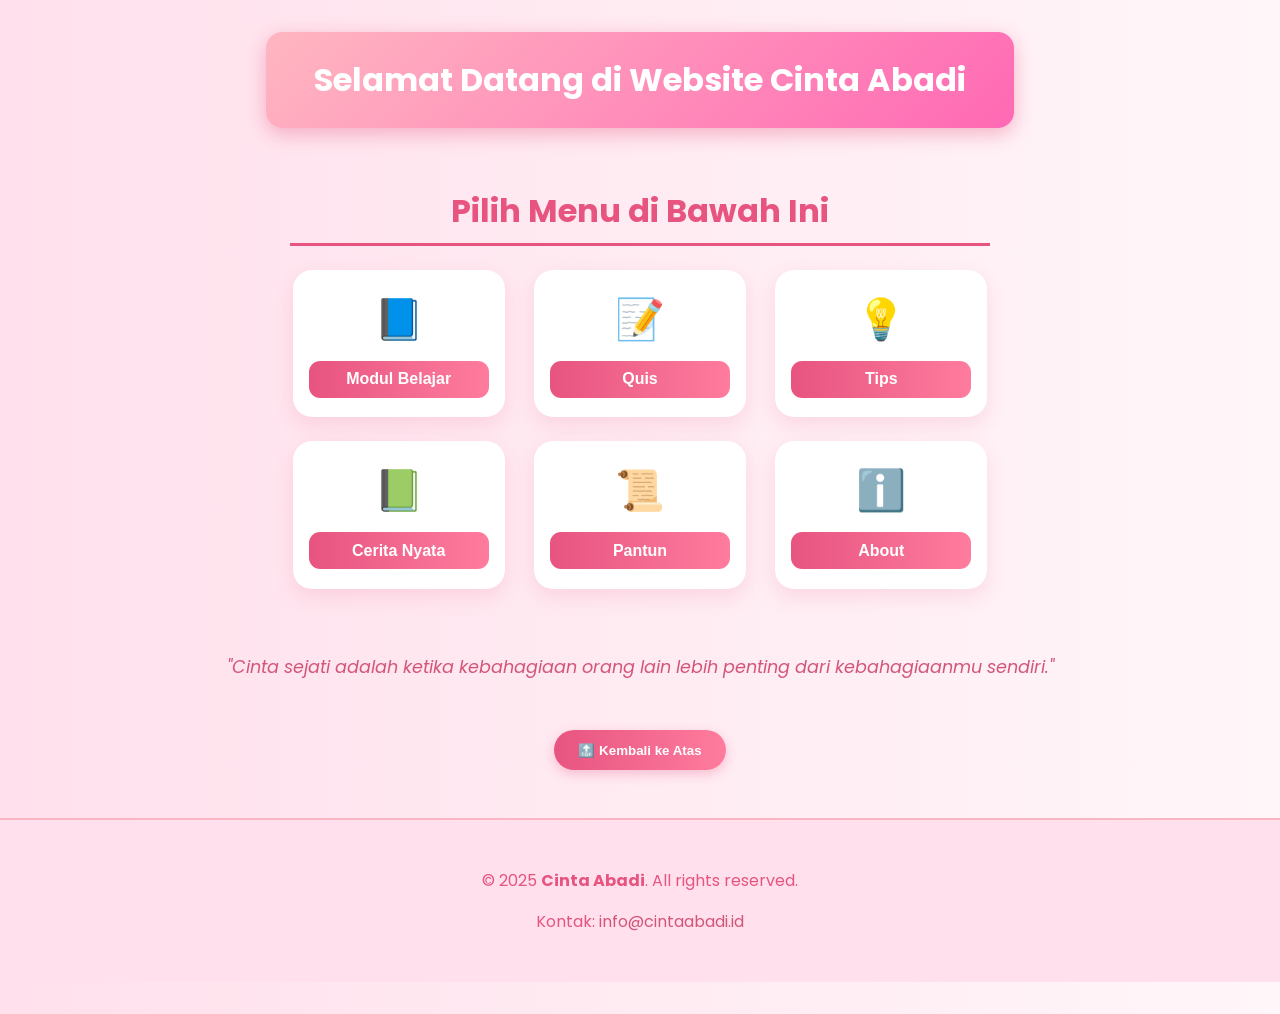
<file: index.html>
<!DOCTYPE html>
<html lang="id">
<head>
  <meta charset="UTF-8" />
  <meta name="viewport" content="width=device-width, initial-scale=1" />
  <title>Cinta Abadi</title>
  <style>
    @import url('https://fonts.googleapis.com/css2?family=Poppins:wght@400;600;700&display=swap');

    body {
      background: linear-gradient(to right, #ffe0ec, #fff6f9);
      font-family: 'Poppins', sans-serif;
      margin: 0;
      padding: 2rem 1rem;
      color: #333;
      display: flex;
      flex-direction: column;
      align-items: center;
      min-height: 100vh;
    }

    header.hero {
      width: 100%;
      max-width: 700px;
      overflow: hidden;
      border: none;
      border-radius: 1rem;
      padding: 1.5rem;
      margin-bottom: 2rem;
      background: linear-gradient(135deg, #ffb6c1, #ff69b4);
      box-shadow: 0 6px 20px rgba(231, 84, 128, 0.4);
      text-align: center;
    }

    .marquee {
      display: inline-block;
      white-space: nowrap;
      animation: moveRight 12s linear infinite;
      font-size: 2rem;
      font-weight: 700;
      color: white;
    }

    @keyframes moveRight {
      0% { transform: translateX(-100%); }
      100% { transform: translateX(100%); }
    }

    section.menu {
      width: 100%;
      max-width: 700px;
      text-align: center;
    }

    section.menu h2 {
      font-size: 2rem;
      font-weight: 700;
      color: #e75480;
      margin-bottom: 1.5rem;
      border-bottom: 3px solid #e75480;
      padding-bottom: 0.5rem;
    }

    .menu-grid {
      display: grid;
      grid-template-columns: repeat(auto-fit, minmax(180px, 1fr));
      gap: 1.5rem;
      justify-items: center;
    }

    .menu-item {
      background: white;
      border-radius: 1.2rem;
      padding: 1.2rem 1rem;
      box-shadow: 0 8px 20px rgba(231, 84, 128, 0.15);
      width: 100%;
      max-width: 180px;
      display: flex;
      flex-direction: column;
      align-items: center;
      transition: transform 0.3s ease, box-shadow 0.3s ease;
    }

    .menu-item:hover {
      transform: translateY(-8px);
      box-shadow: 0 12px 25px rgba(231, 84, 128, 0.3);
    }

    .menu-item span {
      font-size: 2.5rem;
      margin-bottom: 0.75rem;
      color: #e75480;
      transition: color 0.3s ease;
    }

    .menu-item:hover span {
      color: #c63d66;
    }

    .menu-item button {
      background: linear-gradient(to right, #e75480, #ff7c9e);
      color: white;
      font-weight: 600;
      border: none;
      border-radius: 0.7rem;
      padding: 0.6rem 1.2rem;
      font-size: 1rem;
      cursor: pointer;
      transition: background 0.3s ease;
      width: 100%;
    }

    .menu-item button:hover {
      background: linear-gradient(to right, #d3466f, #f76590);
    }

    a {
      width: 100%;
      text-decoration: none;
    }

    @media (max-width: 640px) {
      section.menu h2 {
        font-size: 1.6rem;
      }

      .menu-item span {
        font-size: 2rem;
      }

      .menu-item button {
        font-size: 0.95rem;
        padding: 0.5rem 0.9rem;
      }
    }

    /* Tambahan bagian bawah */
    .quote {
      text-align: center;
      margin-top: 3rem;
      font-style: italic;
      color: #d3567a;
      font-size: 1.1rem;
    }

    .to-top-btn {
      margin-top: 2rem;
      background: linear-gradient(to right, #e75480, #ff7c9e);
      color: white;
      border: none;
      padding: 0.8rem 1.5rem;
      border-radius: 2rem;
      font-weight: 600;
      cursor: pointer;
      box-shadow: 0 4px 12px rgba(231, 84, 128, 0.3);
      transition: background 0.3s ease;
    }

    .to-top-btn:hover {
      background: linear-gradient(to right, #d3466f, #f76590);
    }

    footer {
      margin-top: 3rem;
      padding: 2rem 1rem;
      text-align: center;
      background: #ffe0ec;
      border-top: 2px solid #f8b6c5;
      color: #e75480;
      width: 100%;
    }

    footer a {
      color: #d3567a;
      text-decoration: none;
    }
  </style>
</head>
<body>
  <header class="hero">
    <div class="marquee">Selamat Datang di Website Cinta Abadi</div>
  </header>

  <section class="menu">
    <h2>Pilih Menu di Bawah Ini</h2>
    <div class="menu-grid">
      <div class="menu-item">
        <span>📘</span>
        <a href="modul.html"><button>Modul Belajar</button></a>
      </div>
      <div class="menu-item">
        <span>📝</span>
        <a href="quis.html"><button>Quis</button></a>
      </div>
      <div class="menu-item">
        <span>💡</span>
        <a href="tips.html"><button>Tips</button></a>
      </div>
      <div class="menu-item">
        <span>📗</span>
        <a href="cerita-nyata.html"><button>Cerita Nyata</button></a>
      </div>
      <div class="menu-item">
        <span>📜</span>
        <a href="pantun.html"><button>Pantun</button></a>
      </div>
      <div class="menu-item">
        <span>ℹ️</span>
        <a href="about.html"><button>About</button></a>
      </div>
    </div>
  </section>

  <!-- Tambahan bagian bawah -->
  <div class="quote">
    <p>"Cinta sejati adalah ketika kebahagiaan orang lain lebih penting dari kebahagiaanmu sendiri."</p>
  </div>

  <button class="to-top-btn" onclick="window.scrollTo({ top: 0, behavior: 'smooth' })">🔝 Kembali ke Atas</button>

  <footer>
    <p>&copy; 2025 <strong>Cinta Abadi</strong>. All rights reserved.</p>
    <p>Kontak: <a href="mailto:info@cintaabadi.id">info@cintaabadi.id</a></p>
  </footer>
</body>
</html>
</file>
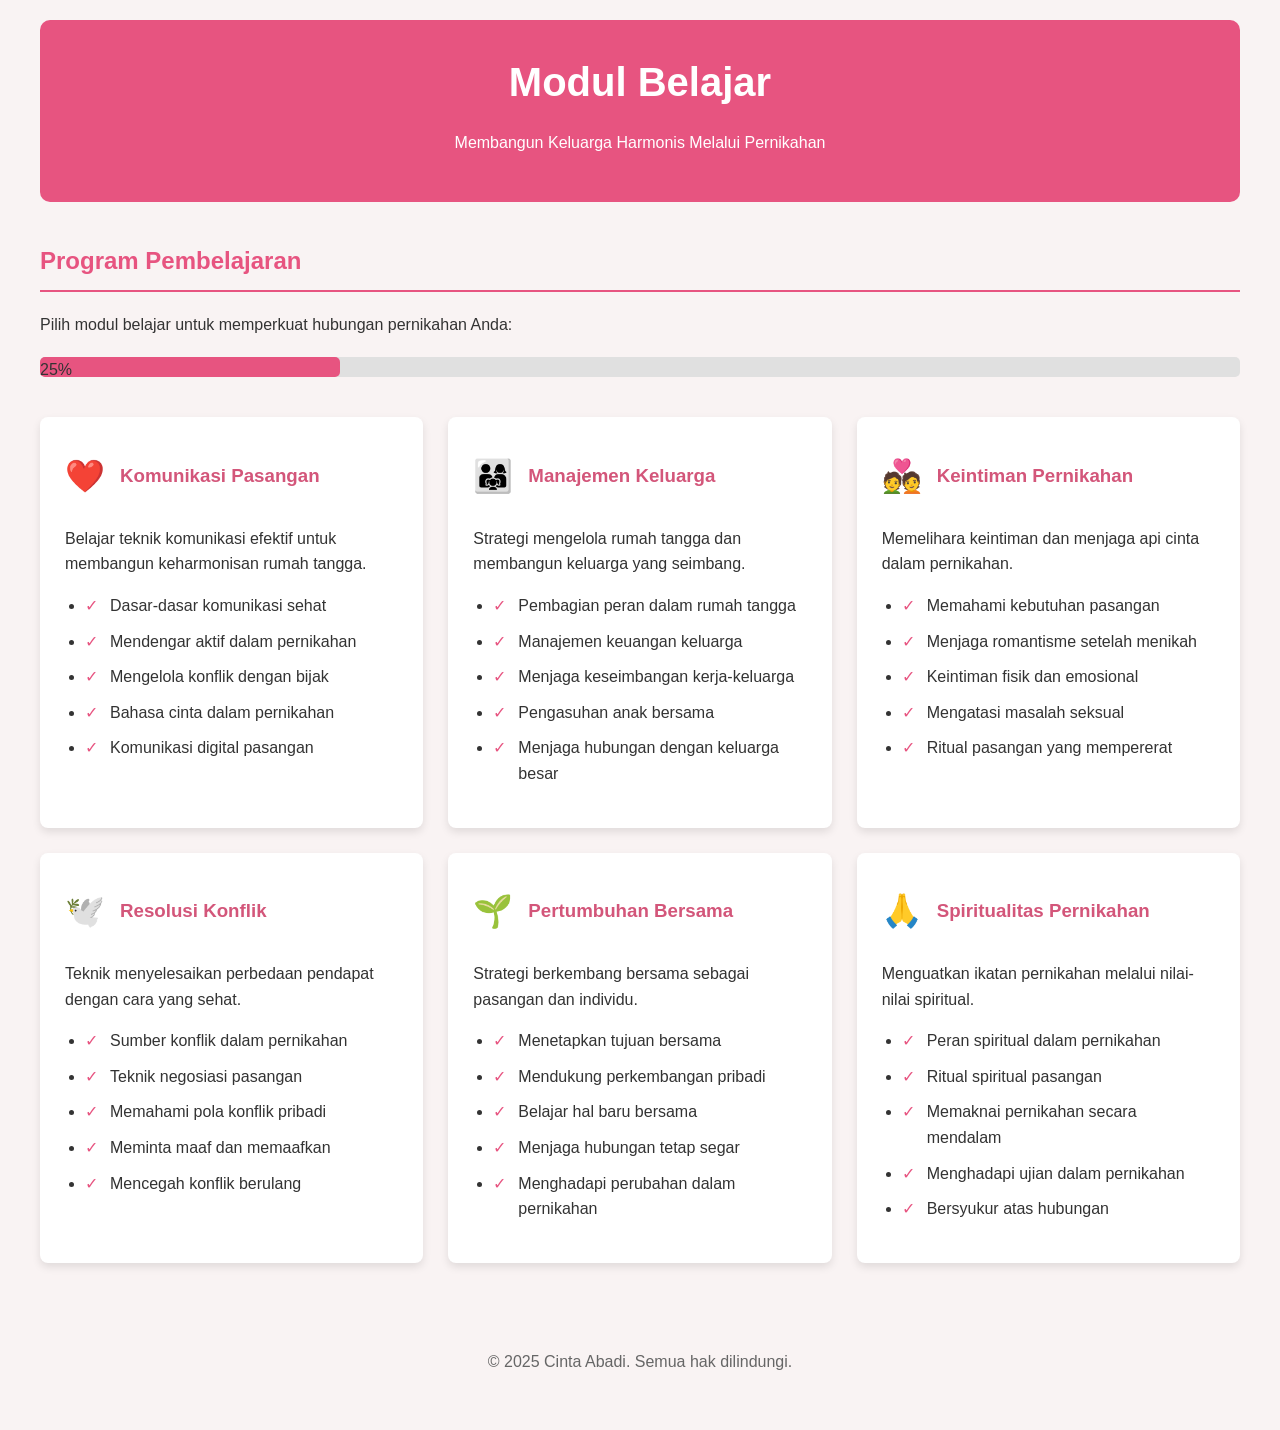
<file: modul.html>
<!DOCTYPE html>
<html lang="id">
<head>
    <meta charset="UTF-8">
    <meta name="viewport" content="width=device-width, initial-scale=1.0">
    <title>Modul Belajar - Cinta Abadi</title>
    <style>
        :root {
            --primary-color: #e75480;
            --secondary-color: #f9f3f3;
            --accent-color: #d3567a;
            --text-color: #333;
            --light-color: #fff;
        }
        
        body {
            font-family: 'Segoe UI', Tahoma, Geneva, Verdana, sans-serif;
            line-height: 1.6;
            color: var(--text-color);
            max-width: 1200px;
            margin: 0 auto;
            padding: 20px;
            background-color: var(--secondary-color);
        }
        
        header {
            text-align: center;
            padding: 30px 0;
            background-color: var(--primary-color);
            color: var(--light-color);
            border-radius: 10px;
            margin-bottom: 30px;
        }
        
        h1 {
            margin: 0;
            font-size: 2.5em;
        }
        
        h2 {
            color: var(--primary-color);
            border-bottom: 2px solid var(--primary-color);
            padding-bottom: 10px;
            margin-top: 40px;
        }
        
        h3 {
            color: var(--accent-color);
        }
        
        .module-container {
            display: grid;
            grid-template-columns: repeat(auto-fit, minmax(300px, 1fr));
            gap: 25px;
            margin-top: 40px;
        }
        
        .module-card {
            background: var(--light-color);
            padding: 25px;
            border-radius: 8px;
            box-shadow: 0 4px 8px rgba(0,0,0,0.1);
            transition: transform 0.3s ease;
        }
        
        .module-card:hover {
            transform: translateY(-5px);
        }
        
        .module-header {
            display: flex;
            align-items: center;
            margin-bottom: 15px;
        }
        
        .module-icon {
            font-size: 2em;
            margin-right: 15px;
            color: var(--primary-color);
        }
        
        .lesson-list {
            padding-left: 20px;
        }
        
        .lesson-item {
            margin-bottom: 10px;
            position: relative;
            padding-left: 25px;
        }
        
        .lesson-item:before {
            content: "✓";
            color: var(--primary-color);
            position: absolute;
            left: 0;
        }
        
        .progress-container {
            width: 100%;
            background-color: #e0e0e0;
            border-radius: 5px;
            margin: 20px 0;
        }
        
        .progress-bar {
            height: 20px;
            border-radius: 5px;
            background-color: var(--primary-color);
            width: 0%;
            transition: width 1s ease;
        }
        
        footer {
            text-align: center;
            margin-top: 50px;
            padding: 20px;
            color: #666;
        }
        
        /* Responsive adjustments */
        @media (max-width: 768px) {
            .module-container {
                grid-template-columns: 1fr;
            }
        }
    </style>
</head>
<body>
    <header>
        <h1>Modul Belajar</h1>
        <p>Membangun Keluarga Harmonis Melalui Pernikahan</p>
    </header>

    <section>
        <h2>Program Pembelajaran</h2>
        <p>Pilih modul belajar untuk memperkuat hubungan pernikahan Anda:</p>
        
        <div class="progress-container">
            <div class="progress-bar" id="progressBar"></div>
        </div>
        
        <div class="module-container">
            <!-- Modul 1 -->
            <div class="module-card">
                <div class="module-header">
                    <div class="module-icon">❤️</div>
                    <h3>Komunikasi Pasangan</h3>
                </div>
                <p>Belajar teknik komunikasi efektif untuk membangun keharmonisan rumah tangga.</p>
                <ul class="lesson-list">
                    <li class="lesson-item">Dasar-dasar komunikasi sehat</li>
                    <li class="lesson-item">Mendengar aktif dalam pernikahan</li>
                    <li class="lesson-item">Mengelola konflik dengan bijak</li>
                    <li class="lesson-item">Bahasa cinta dalam pernikahan</li>
                    <li class="lesson-item">Komunikasi digital pasangan</li>
                </ul>
            </div>
            
            <!-- Modul 2 -->
            <div class="module-card">
                <div class="module-header">
                    <div class="module-icon">👨‍👩‍👧</div>
                    <h3>Manajemen Keluarga</h3>
                </div>
                <p>Strategi mengelola rumah tangga dan membangun keluarga yang seimbang.</p>
                <ul class="lesson-list">
                    <li class="lesson-item">Pembagian peran dalam rumah tangga</li>
                    <li class="lesson-item">Manajemen keuangan keluarga</li>
                    <li class="lesson-item">Menjaga keseimbangan kerja-keluarga</li>
                    <li class="lesson-item">Pengasuhan anak bersama</li>
                    <li class="lesson-item">Menjaga hubungan dengan keluarga besar</li>
                </ul>
            </div>
            
            <!-- Modul 3 -->
            <div class="module-card">
                <div class="module-header">
                    <div class="module-icon">💑</div>
                    <h3>Keintiman Pernikahan</h3>
                </div>
                <p>Memelihara keintiman dan menjaga api cinta dalam pernikahan.</p>
                <ul class="lesson-list">
                    <li class="lesson-item">Memahami kebutuhan pasangan</li>
                    <li class="lesson-item">Menjaga romantisme setelah menikah</li>
                    <li class="lesson-item">Keintiman fisik dan emosional</li>
                    <li class="lesson-item">Mengatasi masalah seksual</li>
                    <li class="lesson-item">Ritual pasangan yang mempererat</li>
                </ul>
            </div>
            
            <!-- Modul 4 -->
            <div class="module-card">
                <div class="module-header">
                    <div class="module-icon">🕊️</div>
                    <h3>Resolusi Konflik</h3>
                </div>
                <p>Teknik menyelesaikan perbedaan pendapat dengan cara yang sehat.</p>
                <ul class="lesson-list">
                    <li class="lesson-item">Sumber konflik dalam pernikahan</li>
                    <li class="lesson-item">Teknik negosiasi pasangan</li>
                    <li class="lesson-item">Memahami pola konflik pribadi</li>
                    <li class="lesson-item">Meminta maaf dan memaafkan</li>
                    <li class="lesson-item">Mencegah konflik berulang</li>
                </ul>
            </div>
            
            <!-- Modul 5 -->
            <div class="module-card">
                <div class="module-header">
                    <div class="module-icon">🌱</div>
                    <h3>Pertumbuhan Bersama</h3>
                </div>
                <p>Strategi berkembang bersama sebagai pasangan dan individu.</p>
                <ul class="lesson-list">
                    <li class="lesson-item">Menetapkan tujuan bersama</li>
                    <li class="lesson-item">Mendukung perkembangan pribadi</li>
                    <li class="lesson-item">Belajar hal baru bersama</li>
                    <li class="lesson-item">Menjaga hubungan tetap segar</li>
                    <li class="lesson-item">Menghadapi perubahan dalam pernikahan</li>
                </ul>
            </div>
            
            <!-- Modul 6 -->
            <div class="module-card">
                <div class="module-header">
                    <div class="module-icon">🙏</div>
                    <h3>Spiritualitas Pernikahan</h3>
                </div>
                <p>Menguatkan ikatan pernikahan melalui nilai-nilai spiritual.</p>
                <ul class="lesson-list">
                    <li class="lesson-item">Peran spiritual dalam pernikahan</li>
                    <li class="lesson-item">Ritual spiritual pasangan</li>
                    <li class="lesson-item">Memaknai pernikahan secara mendalam</li>
                    <li class="lesson-item">Menghadapi ujian dalam pernikahan</li>
                    <li class="lesson-item">Bersyukur atas hubungan</li>
                </ul>
            </div>
        </div>
    </section>

    <footer>
        <p>&copy; 2025 Cinta Abadi. Semua hak dilindungi.</p>
    </footer>

    <script>
        // Simple progress bar animation
        document.addEventListener('DOMContentLoaded', function() {
            const progressBar = document.getElementById('progressBar');
            // Simulate 25% progress
            setTimeout(() => {
                progressBar.style.width = '25%';
                progressBar.textContent = '25%';
            }, 500);
        });
    </script>
</body>
</html>
</file>
